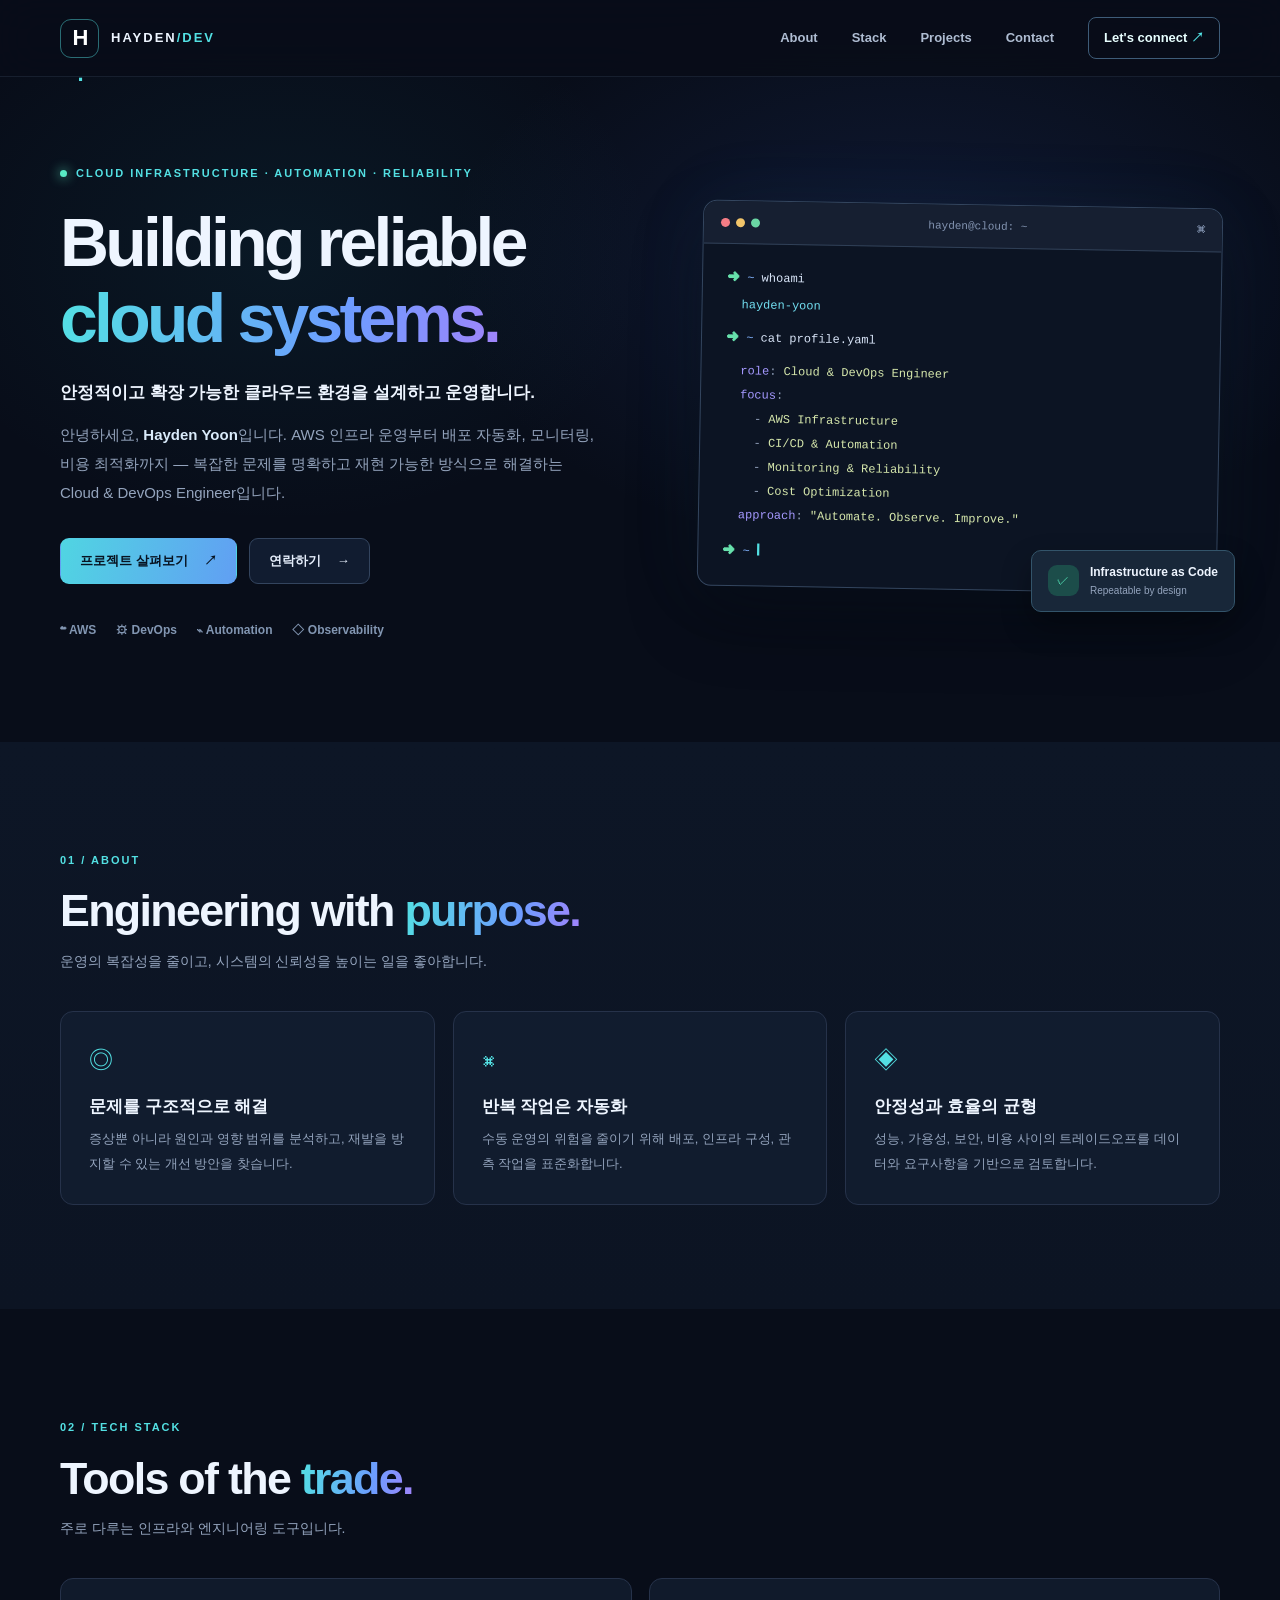
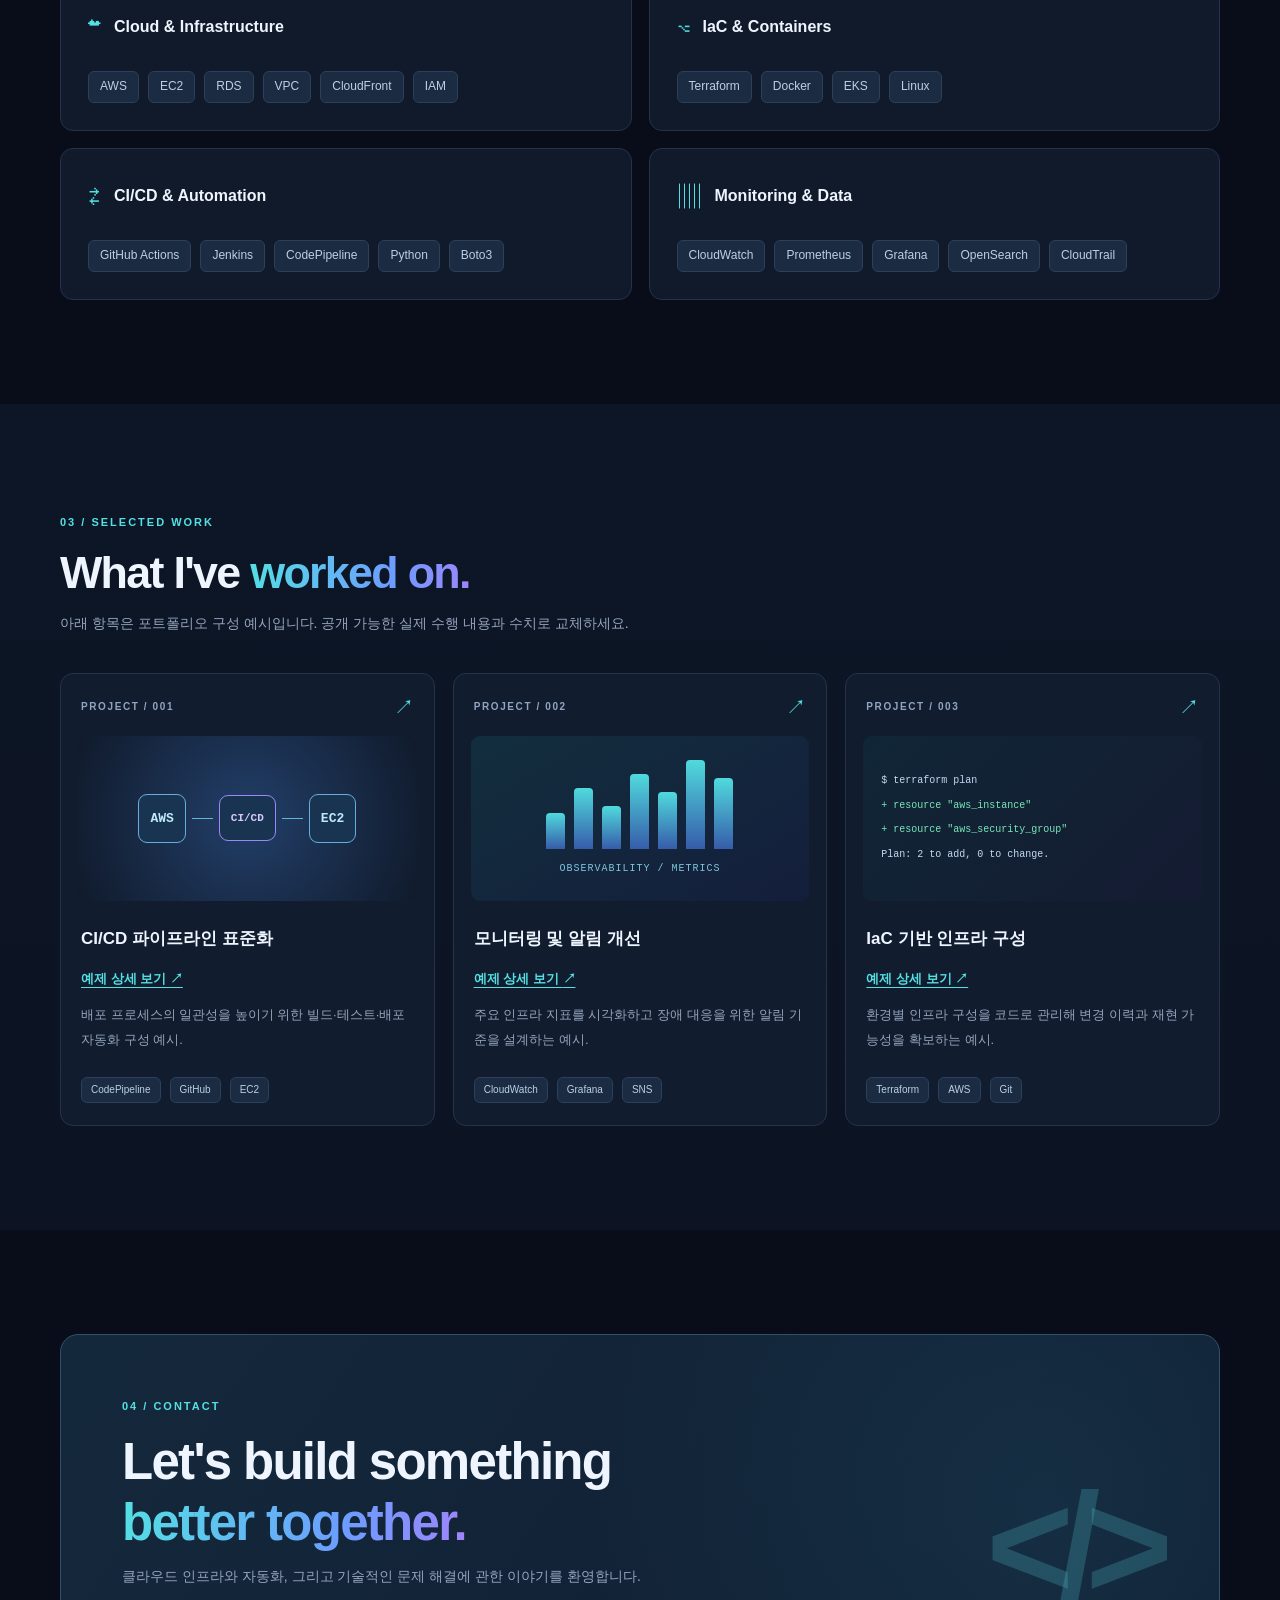
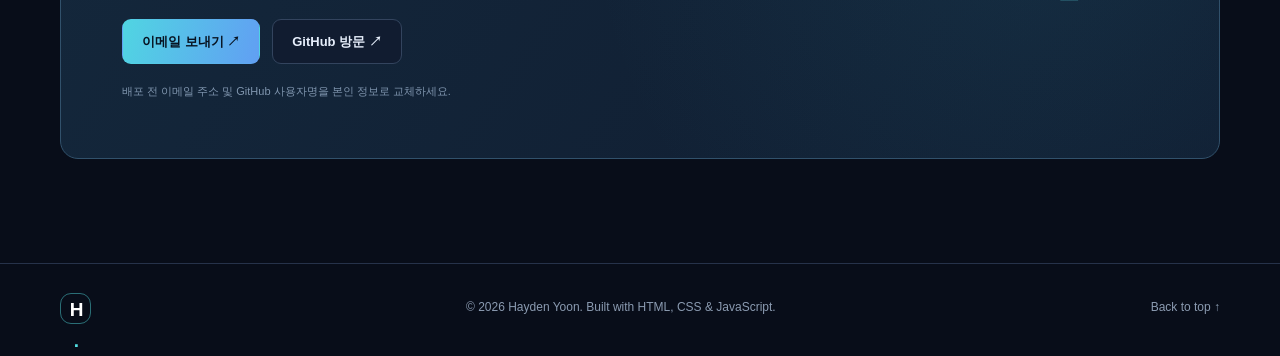
<file: index.html>
<!doctype html>
<html lang="ko">
<head>
  <meta charset="utf-8">
  <meta name="viewport" content="width=device-width, initial-scale=1">
  <meta name="theme-color" content="#080d19">
  <meta name="description" content="AWS Cloud & DevOps Engineer 포트폴리오 — 클라우드 아키텍처, 운영 자동화, 관측 가능성, 안정성 엔지니어링.">
  <title>Hayden Yoon | Cloud & DevOps Engineer</title>
  <link rel="icon" type="image/svg+xml" href="assets/favicon.svg">
  <link rel="stylesheet" href="assets/style.css">
  <script defer src="assets/main.js"></script>
</head>
<body>
  <a class="skip-link" href="#main">본문으로 이동</a>
  <div class="page-glow" aria-hidden="true"></div>
  <header class="site-header">
    <nav class="nav container" aria-label="주 메뉴">
      <a class="brand" href="#home" aria-label="홈으로 이동"><span class="brand-mark">H<span>.</span></span><span class="brand-name">HAYDEN<span class="brand-muted">/DEV</span></span></a>
      <button class="menu-toggle" aria-label="메뉴 열기" aria-expanded="false" aria-controls="nav-links"><span></span><span></span><span></span></button>
      <div class="nav-links" id="nav-links">
        <a href="#about">About</a><a href="#skills">Stack</a><a href="#projects">Projects</a><a href="#contact">Contact</a>
        <a class="nav-cta" href="https://www.smileshark.kr/">Let's connect <span aria-hidden="true">↗</span></a>
      </div>
    </nav>
  </header>
  <main id="main">
    <section class="hero container" id="home" aria-labelledby="hero-title">
      <div class="hero-copy">
        <p class="eyebrow"><span class="signal"></span> CLOUD INFRASTRUCTURE · AUTOMATION · RELIABILITY</p>
        <h1 id="hero-title">Building reliable<br><span class="gradient-text">cloud systems.</span></h1>
        <p class="hero-korean">안정적이고 확장 가능한 클라우드 환경을 설계하고 운영합니다.</p>
        <p class="hero-description">안녕하세요, <strong>Hayden Yoon</strong>입니다. AWS 인프라 운영부터 배포 자동화, 모니터링, 비용 최적화까지 — 복잡한 문제를 명확하고 재현 가능한 방식으로 해결하는 Cloud &amp; DevOps Engineer입니다.</p>
        <div class="hero-actions"><a class="button primary" href="#projects">프로젝트 살펴보기 <span aria-hidden="true">↗</span></a><a class="button secondary" href="#contact">연락하기 <span aria-hidden="true">→</span></a></div>
        <div class="hero-tags"><span>☁ AWS</span><span>⚙ DevOps</span><span>⌁ Automation</span><span>◇ Observability</span></div>
      </div>
      <div class="terminal-wrap" aria-label="엔지니어 프로필 터미널 스타일 소개">
        <div class="terminal"><div class="terminal-top"><span class="dots"><i></i><i></i><i></i></span><span>hayden@cloud: ~</span><span class="terminal-icon">⌘</span></div>
          <div class="terminal-body"><div><span class="prompt">➜</span> <span class="path">~</span> whoami</div><p class="terminal-highlight">hayden-yoon</p><div><span class="prompt">➜</span> <span class="path">~</span> cat profile.yaml</div><div class="yaml"><div><span class="key">role</span>: <span class="value">Cloud &amp; DevOps Engineer</span></div><div><span class="key">focus</span>:</div><div>  - <span class="value">AWS Infrastructure</span></div><div>  - <span class="value">CI/CD &amp; Automation</span></div><div>  - <span class="value">Monitoring &amp; Reliability</span></div><div>  - <span class="value">Cost Optimization</span></div><div><span class="key">approach</span>: <span class="value">"Automate. Observe. Improve."</span></div></div><div><span class="prompt">➜</span> <span class="path">~</span> <span class="cursor">▍</span></div></div>
        </div><div class="floating-note"><span class="note-icon">✓</span><span><strong>Infrastructure as Code</strong><small>Repeatable by design</small></span></div>
      </div>
    </section>
    <section class="section section-about" id="about"><div class="container"><div class="section-heading"><span class="section-num">01 / ABOUT</span><h2>Engineering with <span class="gradient-text">purpose.</span></h2><p>운영의 복잡성을 줄이고, 시스템의 신뢰성을 높이는 일을 좋아합니다.</p></div><div class="about-grid"><div class="about-feature"><div class="feature-icon">◎</div><h3>문제를 구조적으로 해결</h3><p>증상뿐 아니라 원인과 영향 범위를 분석하고, 재발을 방지할 수 있는 개선 방안을 찾습니다.</p></div><div class="about-feature"><div class="feature-icon">⌘</div><h3>반복 작업은 자동화</h3><p>수동 운영의 위험을 줄이기 위해 배포, 인프라 구성, 관측 작업을 표준화합니다.</p></div><div class="about-feature"><div class="feature-icon">◈</div><h3>안정성과 효율의 균형</h3><p>성능, 가용성, 보안, 비용 사이의 트레이드오프를 데이터와 요구사항을 기반으로 검토합니다.</p></div></div></div></section>
    <section class="section" id="skills"><div class="container"><div class="section-heading"><span class="section-num">02 / TECH STACK</span><h2>Tools of the <span class="gradient-text">trade.</span></h2><p>주로 다루는 인프라와 엔지니어링 도구입니다.</p></div><div class="skills-grid">
      <article class="skill-card"><div class="skill-card-top"><span class="skill-symbol">☁</span><h3>Cloud &amp; Infrastructure</h3></div><div class="chip-list"><span>AWS</span><span>EC2</span><span>RDS</span><span>VPC</span><span>CloudFront</span><span>IAM</span></div></article>
      <article class="skill-card"><div class="skill-card-top"><span class="skill-symbol">⌥</span><h3>IaC &amp; Containers</h3></div><div class="chip-list"><span>Terraform</span><span>Docker</span><span>EKS</span><span>Linux</span></div></article>
      <article class="skill-card"><div class="skill-card-top"><span class="skill-symbol">⇄</span><h3>CI/CD &amp; Automation</h3></div><div class="chip-list"><span>GitHub Actions</span><span>Jenkins</span><span>CodePipeline</span><span>Python</span><span>Boto3</span></div></article>
      <article class="skill-card"><div class="skill-card-top"><span class="skill-symbol">▥</span><h3>Monitoring &amp; Data</h3></div><div class="chip-list"><span>CloudWatch</span><span>Prometheus</span><span>Grafana</span><span>OpenSearch</span><span>CloudTrail</span></div></article>
    </div></div></section>
    <section class="section section-projects" id="projects"><div class="container"><div class="section-heading"><span class="section-num">03 / SELECTED WORK</span><h2>What I've <span class="gradient-text">worked on.</span></h2><p>아래 항목은 포트폴리오 구성 예시입니다. 공개 가능한 실제 수행 내용과 수치로 교체하세요.</p></div><div class="project-grid">
      <article class="project-card"><div class="project-top"><span class="project-index">PROJECT / 001</span><span class="project-decoration">↗</span></div><div class="project-visual visual-one" aria-hidden="true"><span class="visual-node">AWS</span><span class="visual-line"></span><span class="visual-node small">CI/CD</span><span class="visual-line"></span><span class="visual-node">EC2</span></div><div class="project-content"><h3>CI/CD 파이프라인 표준화</h3><a class="project-detail-link" href="projects/cicd/index.html" aria-label="CI/CD 파이프라인 표준화 예제 상세 보기">예제 상세 보기 <span aria-hidden="true">↗</span></a><p>배포 프로세스의 일관성을 높이기 위한 빌드·테스트·배포 자동화 구성 예시.</p><div class="project-tags"><span>CodePipeline</span><span>GitHub</span><span>EC2</span></div></div></article>
      <article class="project-card"><div class="project-top"><span class="project-index">PROJECT / 002</span><span class="project-decoration">↗</span></div><div class="project-visual visual-two" aria-hidden="true"><div class="bar-chart"><i></i><i></i><i></i><i></i><i></i><i></i><i></i></div><span class="chart-label">OBSERVABILITY / METRICS</span></div><div class="project-content"><h3>모니터링 및 알림 개선</h3><a class="project-detail-link" href="projects/monitoring/index.html" aria-label="모니터링 및 알림 개선 예제 상세 보기">예제 상세 보기 <span aria-hidden="true">↗</span></a><p>주요 인프라 지표를 시각화하고 장애 대응을 위한 알림 기준을 설계하는 예시.</p><div class="project-tags"><span>CloudWatch</span><span>Grafana</span><span>SNS</span></div></div></article>
      <article class="project-card"><div class="project-top"><span class="project-index">PROJECT / 003</span><span class="project-decoration">↗</span></div><div class="project-visual visual-three" aria-hidden="true"><div class="code-lines"><span>$ terraform plan</span><span class="green">+ resource "aws_instance"</span><span class="green">+ resource "aws_security_group"</span><span>Plan: 2 to add, 0 to change.</span></div></div><div class="project-content"><h3>IaC 기반 인프라 구성</h3><a class="project-detail-link" href="projects/iac/index.html" aria-label="IaC 기반 인프라 구성 예제 상세 보기">예제 상세 보기 <span aria-hidden="true">↗</span></a><p>환경별 인프라 구성을 코드로 관리해 변경 이력과 재현 가능성을 확보하는 예시.</p><div class="project-tags"><span>Terraform</span><span>AWS</span><span>Git</span></div></div></article>
    </div></div></section>
    <section class="section contact-section" id="contact"><div class="container"><div class="contact-panel"><div><span class="section-num">04 / CONTACT</span><h2>Let's build something<br><span class="gradient-text">better together.</span></h2><p>클라우드 인프라와 자동화, 그리고 기술적인 문제 해결에 관한 이야기를 환영합니다.</p><div class="contact-actions"><a class="button primary" id="email-link" href="mailto:YOUR_EMAIL@example.com">이메일 보내기 ↗</a><a class="button secondary" id="github-link" href="https://github.com/YOUR_USERNAME" target="_blank" rel="noopener noreferrer">GitHub 방문 ↗</a></div><p class="contact-hint">배포 전 이메일 주소 및 GitHub 사용자명을 본인 정보로 교체하세요.</p></div><div class="contact-decoration" aria-hidden="true">&lt;/&gt;</div></div></div></section>
  </main>
  <footer class="site-footer"><div class="container footer-inner"><a class="footer-brand" href="#home">H<span>.</span></a><span>© <span id="year">2026</span> Hayden Yoon. Built with HTML, CSS &amp; JavaScript.</span><a href="#home">Back to top ↑</a></div></footer>
</body></html>
</file>
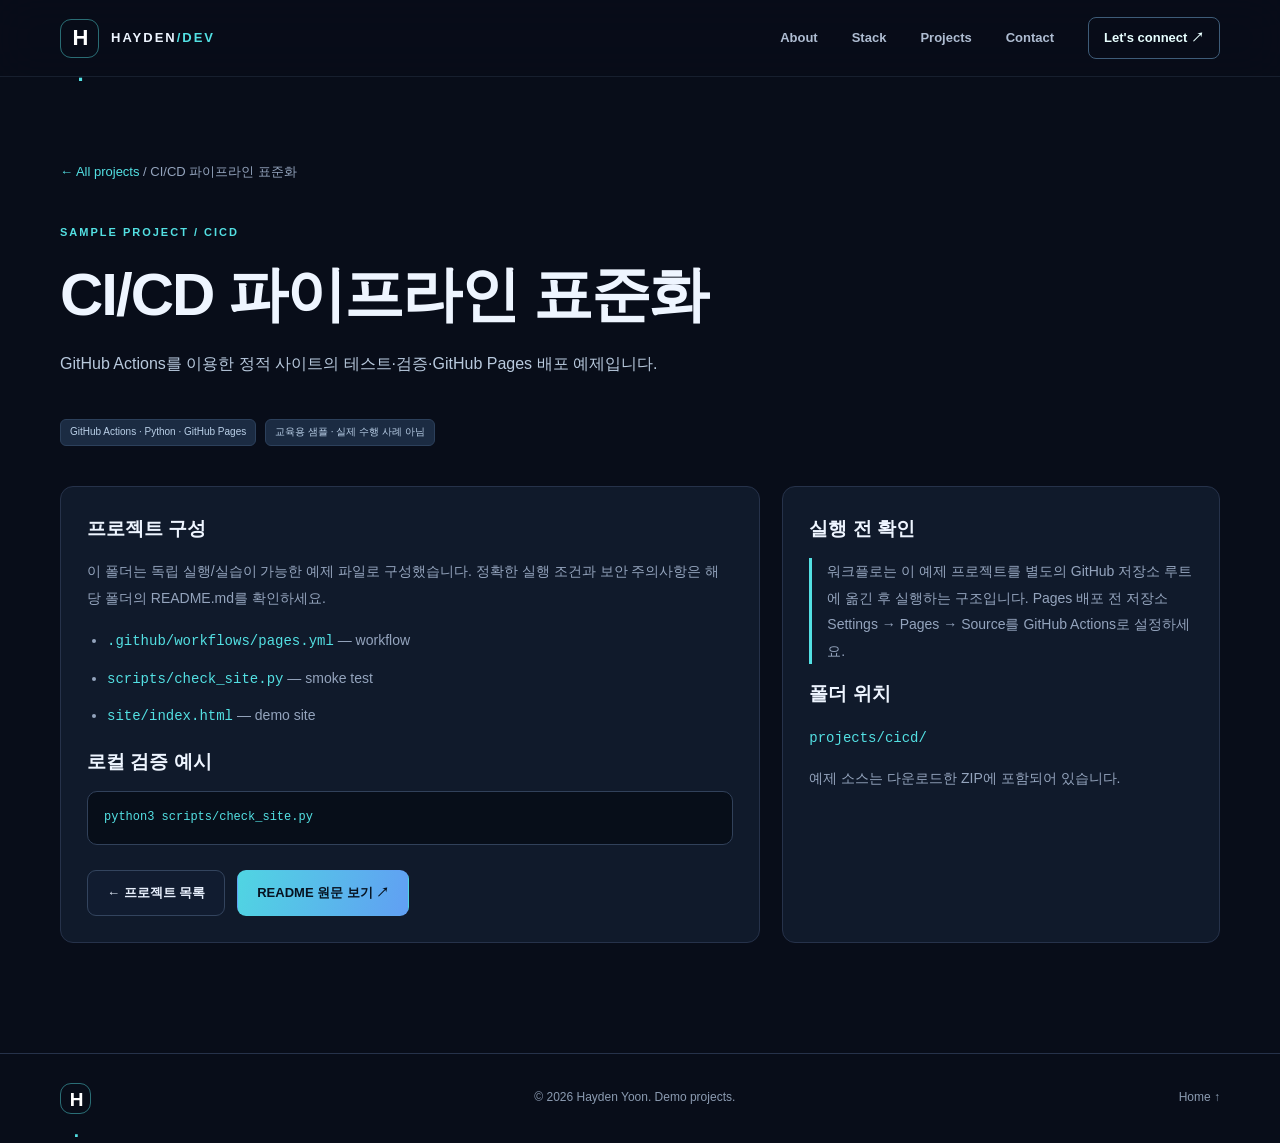
<file: projects/cicd/index.html>
<!DOCTYPE html><html lang="ko"><head><meta charset="utf-8"><meta name="viewport" content="width=device-width,initial-scale=1"><meta name="description" content="GitHub Actions를 이용한 정적 사이트의 테스트·검증·GitHub Pages 배포 예제입니다."><title>CI/CD 파이프라인 표준화 | Hayden / DEV</title><link rel="icon" href="../../assets/favicon.svg" type="image/svg+xml"><link rel="stylesheet" href="../../assets/style.css"></head><body><a class="skip-link" href="#main">본문으로 이동</a><header class="site-header"><div class="container nav"><a class="brand" href="../../index.html#home"><span class="brand-mark">H<span>.</span></span><span class="brand-name">HAYDEN<span class="brand-muted">/DEV</span></span></a><nav class="nav-links" id="nav-links"><a href="../../index.html#about">About</a><a href="../../index.html#skills">Stack</a><a href="../../index.html#projects">Projects</a><a href="../../index.html#contact">Contact</a><a class="nav-cta" href="https://www.smileshark.kr/">Let's connect ↗</a></nav><button class="menu-toggle" id="menu-toggle" aria-label="메뉴 열기" aria-expanded="false" aria-controls="nav-links"><span></span><span></span><span></span></button></div></header><main id="main" class="project-detail-main"><div class="container"><div class="breadcrumb"><a href="../../index.html#projects">← All projects</a> / CI/CD 파이프라인 표준화</div><span class="section-num">SAMPLE PROJECT / CICD</span><h1>CI/CD 파이프라인 표준화</h1><p class="lead">GitHub Actions를 이용한 정적 사이트의 테스트·검증·GitHub Pages 배포 예제입니다.</p><div class="project-tags"><span>GitHub Actions · Python · GitHub Pages</span><span>교육용 샘플 · 실제 수행 사례 아님</span></div><div class="detail-layout"><section class="detail-panel"><h2>프로젝트 구성</h2><p>이 폴더는 독립 실행/실습이 가능한 예제 파일로 구성했습니다. 정확한 실행 조건과 보안 주의사항은 해당 폴더의 README.md를 확인하세요.</p><ul class="files-list"><li><code>.github/workflows/pages.yml</code> — workflow</li><li><code>scripts/check_site.py</code> — smoke test</li><li><code>site/index.html</code> — demo site</li></ul><h2>로컬 검증 예시</h2><pre><code>python3 scripts/check_site.py</code></pre><div class="detail-actions"><a class="button secondary" href="../../index.html#projects">← 프로젝트 목록</a><a class="button primary" href="./README.md">README 원문 보기 ↗</a></div></section><aside class="detail-panel"><h2>실행 전 확인</h2><p class="notice">워크플로는 이 예제 프로젝트를 별도의 GitHub 저장소 루트에 옮긴 후 실행하는 구조입니다. Pages 배포 전 저장소 Settings → Pages → Source를 GitHub Actions로 설정하세요.</p><h2>폴더 위치</h2><p><code>projects/cicd/</code></p><p>예제 소스는 다운로드한 ZIP에 포함되어 있습니다.</p></aside></div></div></main><footer class="site-footer"><div class="container footer-inner"><a class="footer-brand" href="../../index.html">H<span>.</span></a><span>© 2026 Hayden Yoon. Demo projects.</span><a href="../../index.html">Home ↑</a></div></footer><script src="../../assets/main.js" defer></script></body></html>
</file>
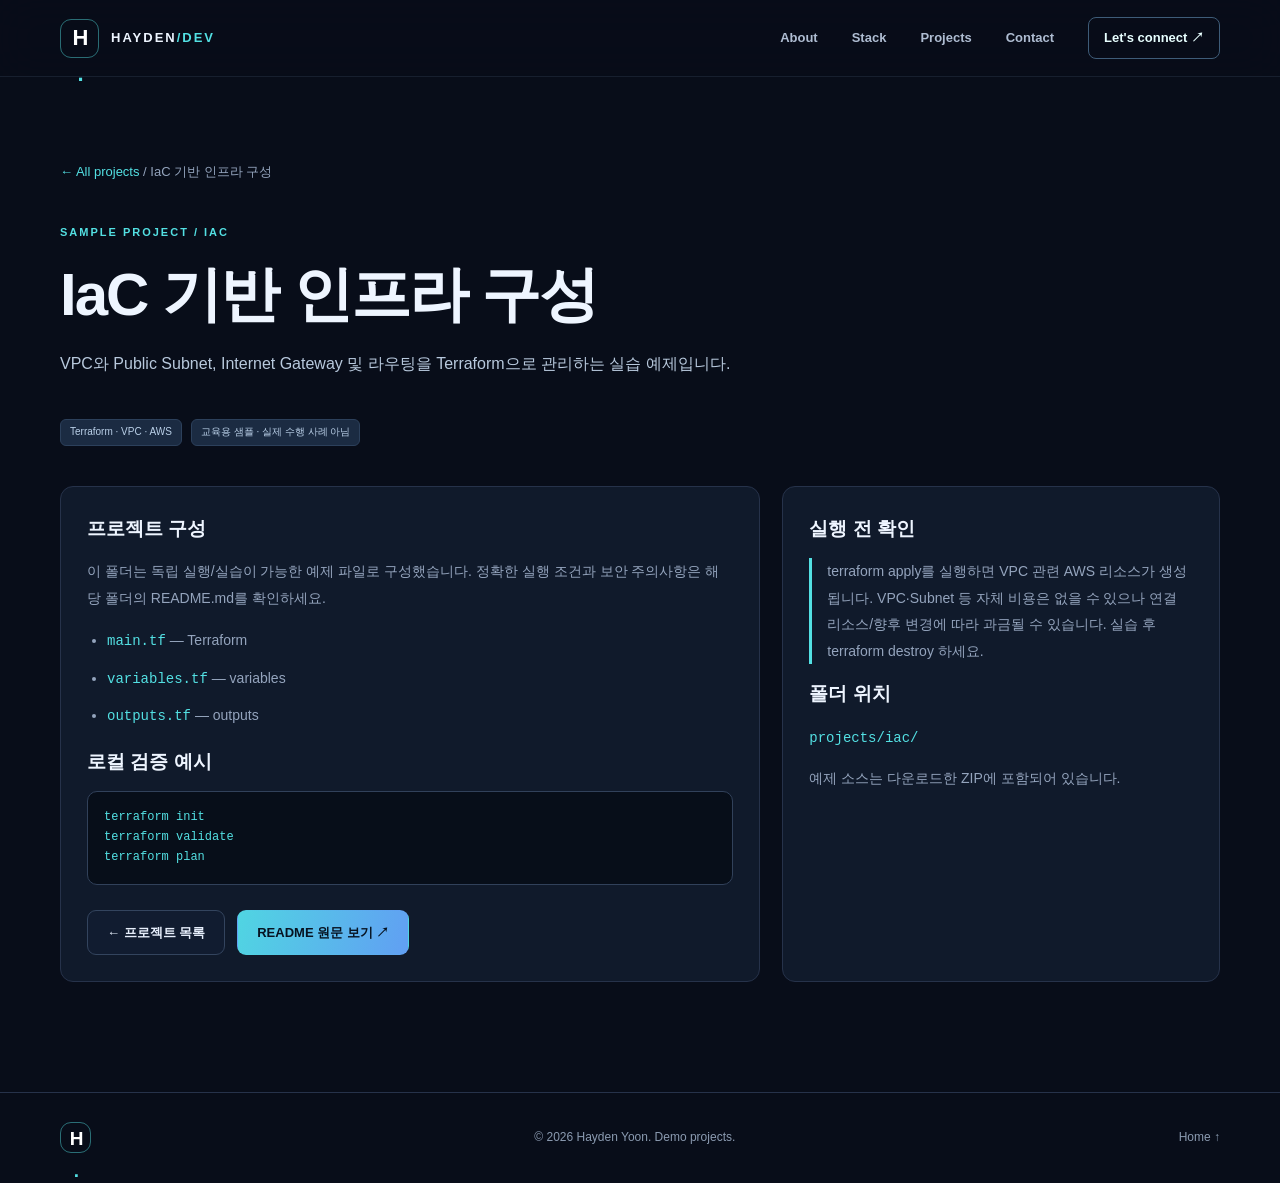
<file: projects/iac/index.html>
<!DOCTYPE html><html lang="ko"><head><meta charset="utf-8"><meta name="viewport" content="width=device-width,initial-scale=1"><meta name="description" content="VPC와 Public Subnet, Internet Gateway 및 라우팅을 Terraform으로 관리하는 실습 예제입니다."><title>IaC 기반 인프라 구성 | Hayden / DEV</title><link rel="icon" href="../../assets/favicon.svg" type="image/svg+xml"><link rel="stylesheet" href="../../assets/style.css"></head><body><a class="skip-link" href="#main">본문으로 이동</a><header class="site-header"><div class="container nav"><a class="brand" href="../../index.html#home"><span class="brand-mark">H<span>.</span></span><span class="brand-name">HAYDEN<span class="brand-muted">/DEV</span></span></a><nav class="nav-links" id="nav-links"><a href="../../index.html#about">About</a><a href="../../index.html#skills">Stack</a><a href="../../index.html#projects">Projects</a><a href="../../index.html#contact">Contact</a><a class="nav-cta" href="https://www.smileshark.kr/">Let's connect ↗</a></nav><button class="menu-toggle" id="menu-toggle" aria-label="메뉴 열기" aria-expanded="false" aria-controls="nav-links"><span></span><span></span><span></span></button></div></header><main id="main" class="project-detail-main"><div class="container"><div class="breadcrumb"><a href="../../index.html#projects">← All projects</a> / IaC 기반 인프라 구성</div><span class="section-num">SAMPLE PROJECT / IAC</span><h1>IaC 기반 인프라 구성</h1><p class="lead">VPC와 Public Subnet, Internet Gateway 및 라우팅을 Terraform으로 관리하는 실습 예제입니다.</p><div class="project-tags"><span>Terraform · VPC · AWS</span><span>교육용 샘플 · 실제 수행 사례 아님</span></div><div class="detail-layout"><section class="detail-panel"><h2>프로젝트 구성</h2><p>이 폴더는 독립 실행/실습이 가능한 예제 파일로 구성했습니다. 정확한 실행 조건과 보안 주의사항은 해당 폴더의 README.md를 확인하세요.</p><ul class="files-list"><li><code>main.tf</code> — Terraform</li><li><code>variables.tf</code> — variables</li><li><code>outputs.tf</code> — outputs</li></ul><h2>로컬 검증 예시</h2><pre><code>terraform init
terraform validate
terraform plan</code></pre><div class="detail-actions"><a class="button secondary" href="../../index.html#projects">← 프로젝트 목록</a><a class="button primary" href="./README.md">README 원문 보기 ↗</a></div></section><aside class="detail-panel"><h2>실행 전 확인</h2><p class="notice">terraform apply를 실행하면 VPC 관련 AWS 리소스가 생성됩니다. VPC·Subnet 등 자체 비용은 없을 수 있으나 연결 리소스/향후 변경에 따라 과금될 수 있습니다. 실습 후 terraform destroy 하세요.</p><h2>폴더 위치</h2><p><code>projects/iac/</code></p><p>예제 소스는 다운로드한 ZIP에 포함되어 있습니다.</p></aside></div></div></main><footer class="site-footer"><div class="container footer-inner"><a class="footer-brand" href="../../index.html">H<span>.</span></a><span>© 2026 Hayden Yoon. Demo projects.</span><a href="../../index.html">Home ↑</a></div></footer><script src="../../assets/main.js" defer></script></body></html>
</file>
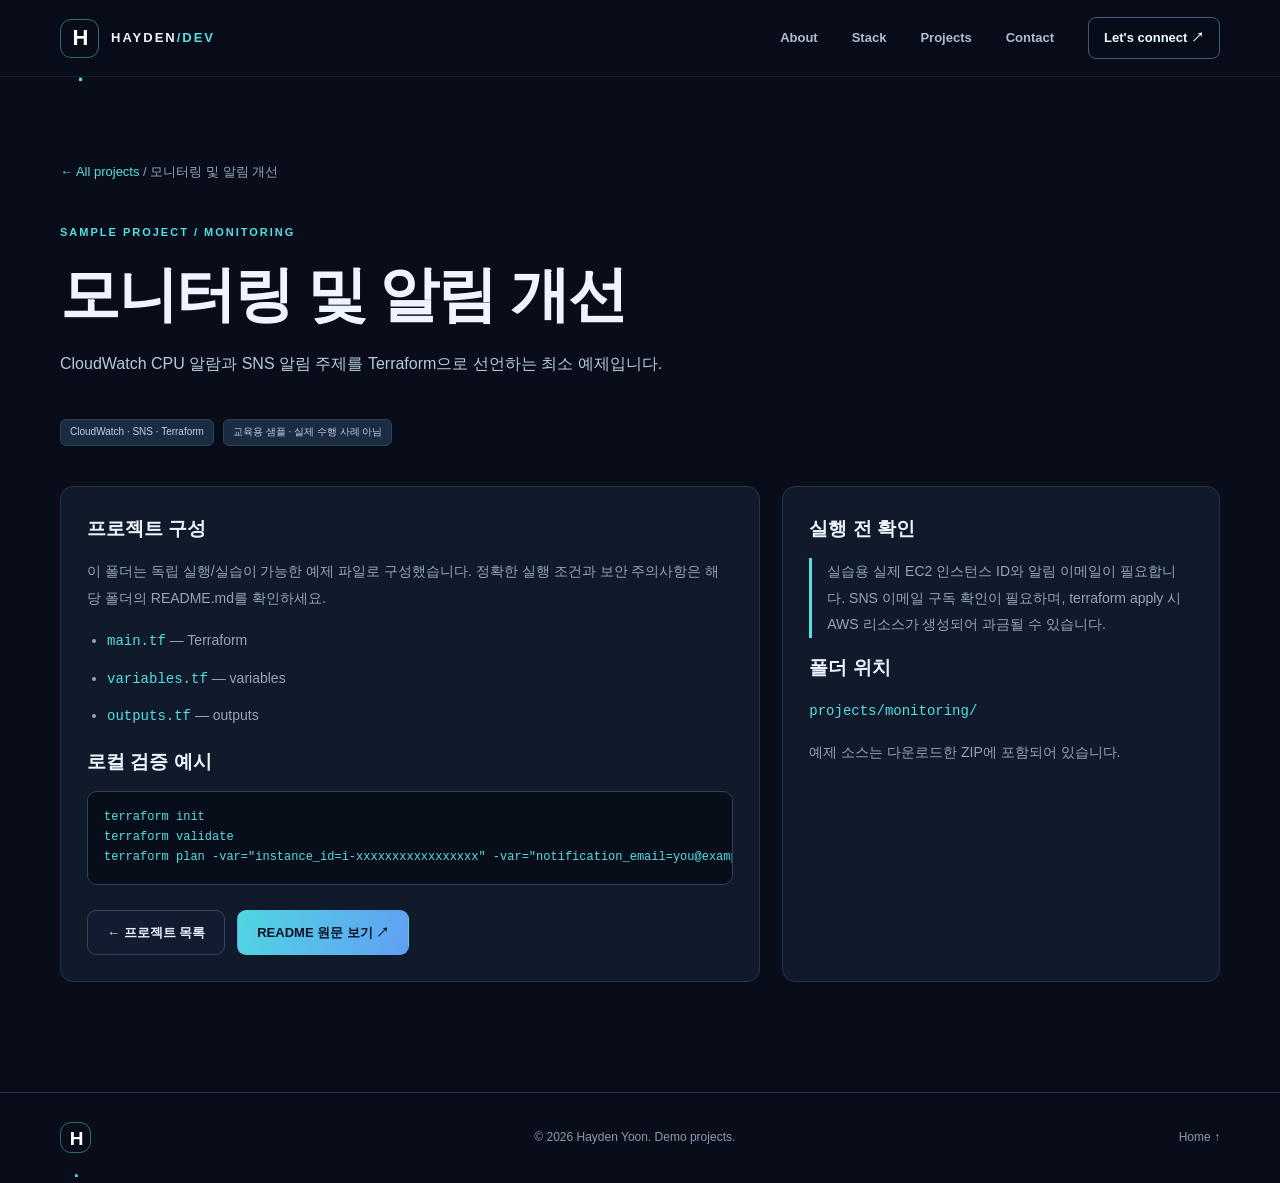
<file: projects/monitoring/index.html>
<!DOCTYPE html><html lang="ko"><head><meta charset="utf-8"><meta name="viewport" content="width=device-width,initial-scale=1"><meta name="description" content="CloudWatch CPU 알람과 SNS 알림 주제를 Terraform으로 선언하는 최소 예제입니다."><title>모니터링 및 알림 개선 | Hayden / DEV</title><link rel="icon" href="../../assets/favicon.svg" type="image/svg+xml"><link rel="stylesheet" href="../../assets/style.css"></head><body><a class="skip-link" href="#main">본문으로 이동</a><header class="site-header"><div class="container nav"><a class="brand" href="../../index.html#home"><span class="brand-mark">H<span>.</span></span><span class="brand-name">HAYDEN<span class="brand-muted">/DEV</span></span></a><nav class="nav-links" id="nav-links"><a href="../../index.html#about">About</a><a href="../../index.html#skills">Stack</a><a href="../../index.html#projects">Projects</a><a href="../../index.html#contact">Contact</a><a class="nav-cta" href="https://www.smileshark.kr/">Let's connect ↗</a></nav><button class="menu-toggle" id="menu-toggle" aria-label="메뉴 열기" aria-expanded="false" aria-controls="nav-links"><span></span><span></span><span></span></button></div></header><main id="main" class="project-detail-main"><div class="container"><div class="breadcrumb"><a href="../../index.html#projects">← All projects</a> / 모니터링 및 알림 개선</div><span class="section-num">SAMPLE PROJECT / MONITORING</span><h1>모니터링 및 알림 개선</h1><p class="lead">CloudWatch CPU 알람과 SNS 알림 주제를 Terraform으로 선언하는 최소 예제입니다.</p><div class="project-tags"><span>CloudWatch · SNS · Terraform</span><span>교육용 샘플 · 실제 수행 사례 아님</span></div><div class="detail-layout"><section class="detail-panel"><h2>프로젝트 구성</h2><p>이 폴더는 독립 실행/실습이 가능한 예제 파일로 구성했습니다. 정확한 실행 조건과 보안 주의사항은 해당 폴더의 README.md를 확인하세요.</p><ul class="files-list"><li><code>main.tf</code> — Terraform</li><li><code>variables.tf</code> — variables</li><li><code>outputs.tf</code> — outputs</li></ul><h2>로컬 검증 예시</h2><pre><code>terraform init
terraform validate
terraform plan -var=&quot;instance_id=i-xxxxxxxxxxxxxxxxx&quot; -var=&quot;notification_email=you@example.com&quot;</code></pre><div class="detail-actions"><a class="button secondary" href="../../index.html#projects">← 프로젝트 목록</a><a class="button primary" href="./README.md">README 원문 보기 ↗</a></div></section><aside class="detail-panel"><h2>실행 전 확인</h2><p class="notice">실습용 실제 EC2 인스턴스 ID와 알림 이메일이 필요합니다. SNS 이메일 구독 확인이 필요하며, terraform apply 시 AWS 리소스가 생성되어 과금될 수 있습니다.</p><h2>폴더 위치</h2><p><code>projects/monitoring/</code></p><p>예제 소스는 다운로드한 ZIP에 포함되어 있습니다.</p></aside></div></div></main><footer class="site-footer"><div class="container footer-inner"><a class="footer-brand" href="../../index.html">H<span>.</span></a><span>© 2026 Hayden Yoon. Demo projects.</span><a href="../../index.html">Home ↑</a></div></footer><script src="../../assets/main.js" defer></script></body></html>
</file>
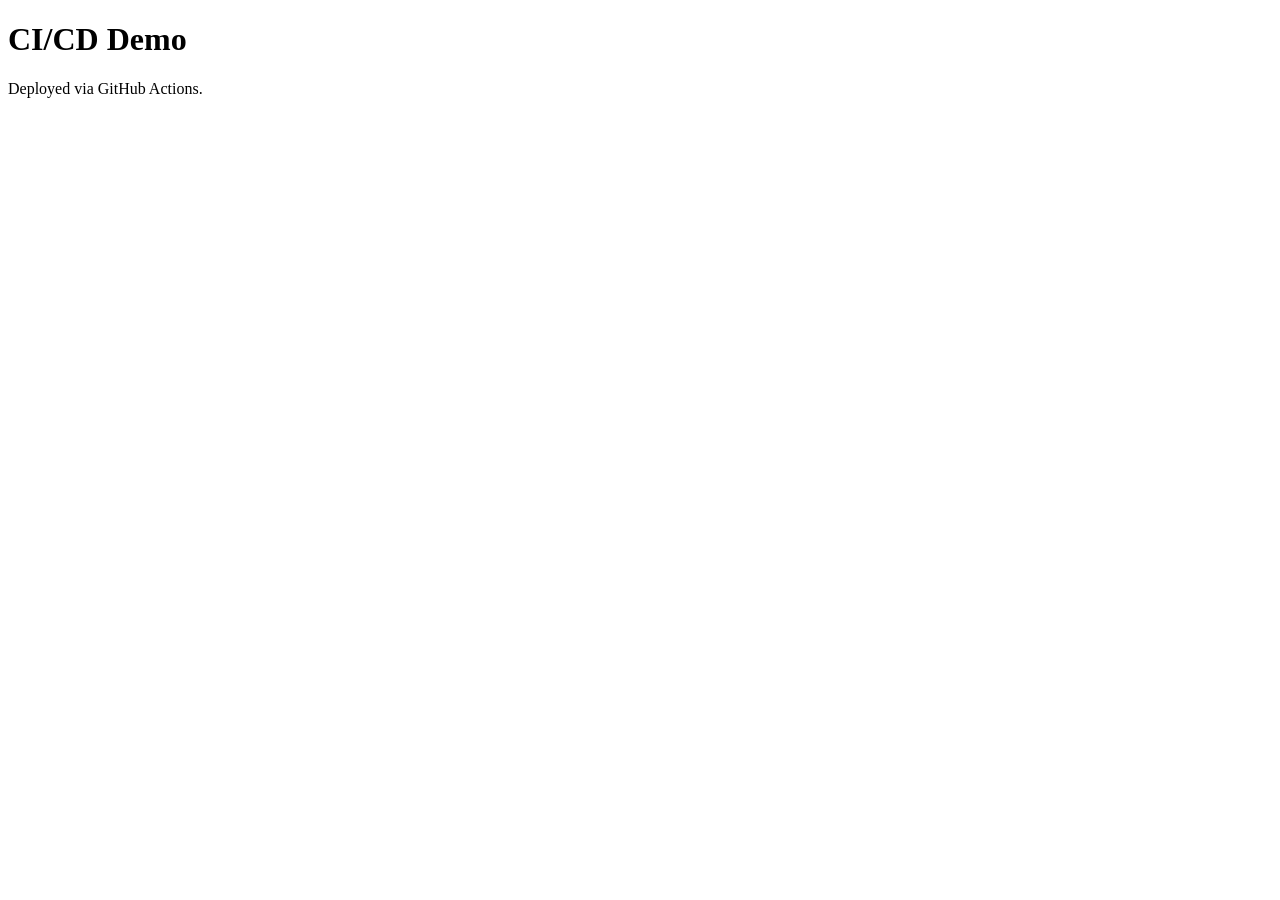
<file: projects/cicd/site/index.html>
<!doctype html><html lang="ko"><head><meta charset="utf-8"><meta name="viewport" content="width=device-width,initial-scale=1"><title>CI/CD Demo</title></head><body><main><h1>CI/CD Demo</h1><p>Deployed via GitHub Actions.</p></main></body></html>
</file>
<file: assets/style.css>
:root{color-scheme:dark;--bg:#080d19;--panel:#101a2b;--panel-soft:#101728;--line:#26324a;--text:#eef5ff;--muted:#94a4bd;--cyan:#53e0e3;--blue:#6d9cff;--violet:#a084fb;--max:1160px}*{box-sizing:border-box}html{scroll-behavior:smooth;scroll-padding-top:90px}body{margin:0;background:var(--bg);color:var(--text);font-family:Inter,ui-sans-serif,-apple-system,BlinkMacSystemFont,"Segoe UI",sans-serif;line-height:1.65;-webkit-font-smoothing:antialiased}a{color:inherit;text-decoration:none}button{font:inherit}.container{width:min(var(--max),calc(100% - 48px));margin:auto}.page-glow{position:absolute;z-index:-1;inset:0 0 auto;height:790px;pointer-events:none;background:radial-gradient(ellipse 600px 370px at 71% 34%,rgba(54,91,189,.17),transparent 78%),radial-gradient(ellipse 500px 360px at 22% 32%,rgba(26,141,162,.09),transparent 75%)}.skip-link{position:absolute;left:10px;top:-80px;background:#fff;color:#111;padding:10px;z-index:20}.skip-link:focus{top:10px}.site-header{position:sticky;top:0;z-index:10;border-bottom:1px solid rgba(130,157,200,.13);background:rgba(8,13,25,.88);backdrop-filter:blur(20px)}.nav{height:76px;display:flex;align-items:center;justify-content:space-between}.brand{display:flex;align-items:center;gap:12px;font-size:13px;letter-spacing:2px;font-weight:800}.brand-mark,.footer-brand{display:grid;place-items:center;width:39px;height:39px;border:1px solid rgba(83,224,227,.46);border-radius:11px;font-size:22px;font-weight:900;letter-spacing:-2px;color:#fff}.brand-mark span,.footer-brand span{color:var(--cyan)}.brand-muted{color:var(--cyan)}.nav-links{display:flex;align-items:center;gap:34px}.nav-links>a{font-size:13px;color:#afbdd2;font-weight:600;transition:color .2s}.nav-links>a:hover,.nav-links>a:focus-visible{color:var(--cyan)}.nav-links .nav-cta{border:1px solid #3e5c78;border-radius:8px;padding:9px 15px;color:#e8ffff}.nav-cta span{color:var(--cyan)}.menu-toggle{display:none}.hero{min-height:665px;display:grid;grid-template-columns:1.12fr 1fr;align-items:center;gap:58px;padding-top:75px;padding-bottom:100px}.eyebrow,.section-num{font-size:11px;letter-spacing:2px;font-weight:800;color:var(--cyan)}.eyebrow{display:flex;align-items:center;gap:9px;white-space:nowrap}.signal{width:7px;height:7px;border-radius:50%;background:#59ebc5;box-shadow:0 0 12px #59ebc5}.hero h1{font-size:clamp(46px,5.3vw,75px);line-height:1.12;letter-spacing:-3.7px;margin:22px 0 22px;font-weight:850}.gradient-text{background:linear-gradient(100deg,var(--cyan),var(--blue) 65%,var(--violet));color:transparent;background-clip:text;-webkit-background-clip:text}.hero-korean{font-size:17px;font-weight:650;margin:0 0 13px}.hero-description{max-width:540px;font-size:15px;color:var(--muted);line-height:1.95;margin:0}.hero-description strong{color:#d9eafa}.hero-actions,.contact-actions{display:flex;gap:12px;flex-wrap:wrap;margin-top:31px}.button{min-height:45px;display:inline-flex;align-items:center;justify-content:center;gap:16px;padding:11px 19px;border:1px solid var(--line);border-radius:9px;font-size:13px;font-weight:750;transition:transform .2s,background .2s,border-color .2s}.button:hover{transform:translateY(-2px)}.button:focus-visible,.nav a:focus-visible,.menu-toggle:focus-visible{outline:2px solid var(--cyan);outline-offset:4px}.button.primary{background:linear-gradient(105deg,#50d5e2,#619ff3);color:#071321;border-color:transparent}.button.secondary{background:#111c30;color:#e6eefb;border-color:#33445e}.button.secondary:hover{border-color:var(--cyan)}.hero-tags{display:flex;flex-wrap:wrap;gap:20px;margin-top:37px;color:#8296b2;font-size:12px;font-weight:650}.terminal-wrap{position:relative}.terminal{border:1px solid #34465f;border-radius:14px;background:#0c1423;box-shadow:0 30px 70px rgba(0,0,0,.32),0 0 75px rgba(51,120,192,.09);transform:rotate(1deg);overflow:hidden}.terminal-top{height:43px;background:#161f31;border-bottom:1px solid #304057;display:flex;align-items:center;justify-content:space-between;padding:0 17px;color:#8394b1;font-size:11px;font-family:ui-monospace,SFMono-Regular,Consolas,monospace}.dots{display:flex;gap:6px}.dots i{display:block;border-radius:50%;width:9px;height:9px;background:#f47c85}.dots i:nth-child(2){background:#f2c56a}.dots i:nth-child(3){background:#6ad6a4}.terminal-icon{font-size:18px}.terminal-body{min-height:333px;padding:22px 25px;font-family:ui-monospace,SFMono-Regular,Consolas,monospace;font-size:12px;line-height:2;color:#d8e4f7}.prompt{color:#67e1ac}.path{color:#82b4ff}.terminal-highlight{color:#72def0;margin:3px 0 9px 14px}.yaml{padding-left:14px;margin:9px 0 12px;color:#93a2bc;white-space:pre-wrap}.key{color:#a599ff}.value{color:#d6e7ac}.cursor{color:var(--cyan);animation:blink 1s infinite}@keyframes blink{50%{opacity:0}}.floating-note{position:absolute;bottom:-22px;right:-15px;display:flex;gap:11px;align-items:center;padding:12px 16px;background:#182739;border:1px solid #33546a;box-shadow:0 14px 30px #0005;border-radius:10px;font-size:12px}.note-icon{display:grid;place-items:center;width:31px;height:31px;border-radius:9px;color:#56eebc;background:#1c4d4a}.floating-note strong,.floating-note small{display:block}.floating-note small{color:var(--muted)}.section{padding:104px 0}.section-about,.section-projects{background:linear-gradient(180deg,#0d1626,#0c1423)}.section-heading{margin-bottom:38px}.section-heading h2,.contact-panel h2{margin:12px 0;font-size:clamp(30px,3.5vw,45px);line-height:1.2;letter-spacing:-1.7px}.section-heading p,.contact-panel p{margin:0;color:var(--muted);font-size:14px}.about-grid{display:grid;grid-template-columns:repeat(3,1fr);gap:18px}.about-feature,.skill-card,.project-card{border:1px solid var(--line);background:rgba(20,31,50,.74);border-radius:13px}.about-feature{padding:28px}.feature-icon{font-size:24px;color:var(--cyan)}.about-feature h3{font-size:17px;margin:13px 0 6px}.about-feature p,.project-content p{color:var(--muted);font-size:13px;line-height:1.9;margin:0}.skills-grid{display:grid;grid-template-columns:repeat(2,1fr);gap:17px}.skill-card{padding:27px}.skill-card-top{display:flex;align-items:center;gap:13px;margin-bottom:23px}.skill-symbol{font-size:25px;color:var(--cyan)}.skill-card h3{font-size:16px;margin:0}.chip-list,.project-tags{display:flex;gap:9px;flex-wrap:wrap}.chip-list span,.project-tags span{font-size:12px;color:#bad0e8;background:#1b2b42;border:1px solid #2c405b;border-radius:6px;padding:5px 11px}.project-grid{display:grid;grid-template-columns:repeat(3,1fr);gap:18px}.project-card{overflow:hidden;display:flex;flex-direction:column;transition:transform .2s,border-color .2s}.project-card:hover{transform:translateY(-4px);border-color:#557b9c}.project-top{padding:17px 20px 0;display:flex;align-items:center;justify-content:space-between}.project-index{color:#91a5c2;font-size:10px;font-weight:800;letter-spacing:1.6px}.project-decoration{color:var(--cyan);font-size:20px}.project-visual{height:165px;margin:12px 17px 0;border-radius:9px;display:flex;justify-content:center;align-items:center;overflow:hidden}.visual-one{background:radial-gradient(circle at 50% 50%,#223f69,#101a2b);gap:6px}.visual-node{border:1px solid #66afdc;padding:13px 11px;border-radius:9px;background:#193451;color:#bfeafa;font-family:monospace;font-size:13px;font-weight:800}.visual-node.small{color:#d6c7ff;border-color:#a084fb;font-size:11px}.visual-line{height:1px;width:21px;background:#61b5db}.visual-two{background:linear-gradient(150deg,#122e3d,#141e3c);flex-direction:column;gap:12px}.bar-chart{height:89px;display:flex;align-items:end;gap:9px}.bar-chart i{display:block;width:19px;border-radius:4px 4px 0 0;background:linear-gradient(#50dadd,#365caa);height:40%}.bar-chart i:nth-child(2){height:68%}.bar-chart i:nth-child(3){height:48%}.bar-chart i:nth-child(4){height:84%}.bar-chart i:nth-child(5){height:64%}.bar-chart i:nth-child(6){height:100%}.bar-chart i:nth-child(7){height:79%}.chart-label{color:#7dc5db;font-size:10px;letter-spacing:1px;font-family:monospace}.visual-three{background:linear-gradient(135deg,#102636,#151b32);justify-content:flex-start;padding:18px}.code-lines{display:flex;flex-direction:column;font-size:10px;gap:8px;color:#c4d9f1;font-family:ui-monospace,monospace}.code-lines .green{color:#79e6ba}.project-content{padding:24px 20px 22px;flex:1;display:flex;flex-direction:column}.project-content h3{font-size:17px;margin:0 0 11px}.project-tags{margin-top:auto;padding-top:24px}.project-tags span{font-size:10px;padding:4px 9px}.contact-panel{border:1px solid #31516b;border-radius:18px;background:radial-gradient(circle at 85% 40%,rgba(51,145,170,.13),transparent 45%),linear-gradient(125deg,#14283c,#101d31);padding:57px 61px;display:flex;align-items:center;justify-content:space-between;gap:30px}.contact-panel h2{font-size:clamp(33px,4vw,51px)}.contact-panel p{max-width:540px}.contact-decoration{font-weight:900;color:rgba(93,216,221,.22);font-size:clamp(70px,12vw,150px);white-space:nowrap;letter-spacing:-15px}.contact-hint{font-size:11px!important;margin-top:18px!important;color:#8096af!important}.site-footer{border-top:1px solid var(--line);padding:29px 0}.footer-inner{display:flex;align-items:center;justify-content:space-between;gap:15px;color:#8b9bb1;font-size:12px}.footer-brand{width:31px;height:31px;font-size:19px}.footer-inner a:last-child:hover{color:var(--cyan)}@media(max-width:980px){.hero{grid-template-columns:1fr;gap:60px;padding-top:85px}.hero-copy{max-width:690px}.terminal-wrap{width:min(100%,580px);margin:auto}.project-grid{grid-template-columns:repeat(2,1fr)}.contact-decoration{display:none}}@media(max-width:670px){.container{width:min(var(--max),calc(100% - 36px))}.nav{height:65px}.menu-toggle{display:flex;flex-direction:column;gap:5px;justify-content:center;align-items:center;width:42px;height:42px;border:1px solid #35455d;background:#141e2d;border-radius:8px;cursor:pointer}.menu-toggle span{width:18px;height:2px;background:#c4d7ea}.nav-links{display:none;position:absolute;top:64px;left:0;right:0;background:#0d1728;border-bottom:1px solid var(--line);padding:22px;flex-direction:column;align-items:stretch;gap:18px}.nav-links.open{display:flex}.nav-links a{font-size:15px}.nav-links .nav-cta{text-align:center}.hero{padding-top:63px;padding-bottom:76px;min-height:0;gap:46px}.hero h1{font-size:clamp(42px,10vw,62px);letter-spacing:-2.6px}.eyebrow{font-size:9px;letter-spacing:1px;white-space:normal}.hero-korean{font-size:15px}.hero-description{font-size:14px}.hero-tags{gap:12px}.terminal-body{font-size:10px;padding:17px;min-height:292px}.floating-note{right:0}.section{padding:75px 0}.about-grid,.skills-grid,.project-grid{grid-template-columns:1fr}.contact-panel{padding:35px 23px}.contact-panel h2{font-size:34px}.footer-inner{flex-wrap:wrap}.footer-inner span{order:3;width:100%}}@media(prefers-reduced-motion:reduce){html{scroll-behavior:auto}*,*:before,*:after{animation:none!important;transition:none!important}}

/* Project detail pages: extends root portfolio theme */
.project-detail-main{min-height:75vh;padding:84px 0 110px}.breadcrumb{font-size:13px;color:var(--muted);margin-bottom:36px}.breadcrumb a{color:var(--cyan)}.project-detail-main h1{font-size:clamp(34px,5vw,60px);line-height:1.15;letter-spacing:-2px;margin:15px 0 20px}.lead{color:#b8c9dd;max-width:780px;line-height:1.9}.detail-layout{display:grid;grid-template-columns:minmax(0,1.6fr) minmax(260px,1fr);gap:22px;margin-top:40px}.detail-panel{padding:26px;border:1px solid var(--line);border-radius:13px;background:var(--panel)}.detail-panel h2{font-size:19px;margin:0 0 14px}.detail-panel p,.detail-panel li{color:var(--muted);font-size:14px;line-height:1.9}.detail-panel code{color:var(--cyan);overflow-wrap:anywhere}.detail-panel pre{background:#070e19;color:#d4e8fa;border:1px solid #31415a;border-radius:10px;padding:16px;overflow:auto;font-size:12px}.files-list{padding-left:20px}.files-list li{margin:10px 0}.notice{color:#b8c9dd;border-left:3px solid var(--cyan);padding-left:15px}.detail-actions{display:flex;gap:12px;flex-wrap:wrap;margin-top:25px}@media(max-width:800px){.detail-layout{grid-template-columns:1fr}.project-detail-main{padding-top:55px}}
.project-detail-link{display:inline-block;align-self:flex-start;margin:4px 0 14px;color:var(--cyan);font-size:13px;font-weight:750;text-decoration:underline;text-underline-offset:4px}.project-detail-link:hover{color:#fff}
</file>
